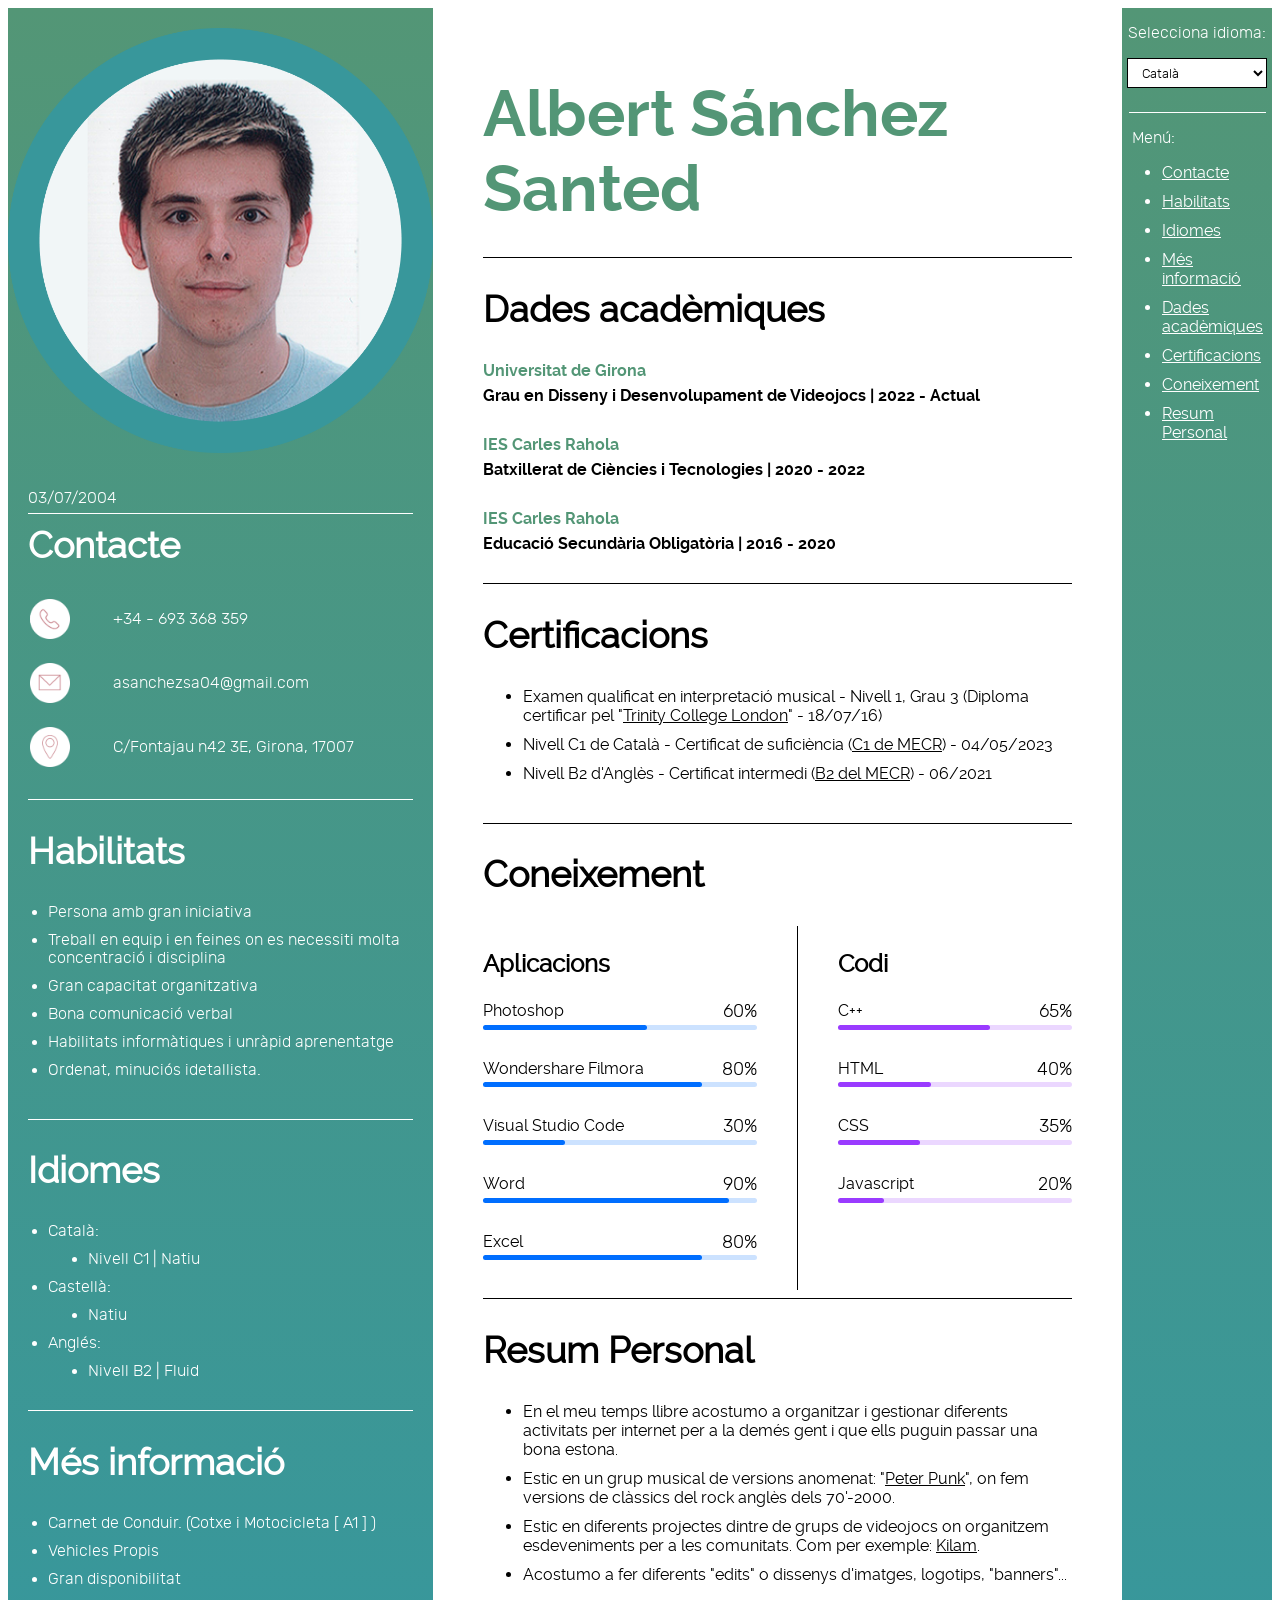
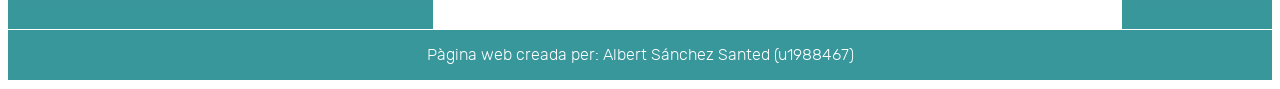
<file: index.html>
<!DOCTYPE html>
<html>
<head>
   <title>Cv Project</title>
   <link rel="stylesheet" type="text/css" href="Style.css">
</head>
<body>
<section id="curriculum">
   <nav id="infoIzq">
      <img src="imageCV.png"/>
      <p>03/07/2004</p>
      <div id="Data_Separador">
         <hr size="1px" color="white" width="90%"/>
      </div>
      <section id="Contacte">
         <h2>Contacte</h2>
         <table> 
            <tr>
               <th style="background-image: url('Telf.png')"> </th>
               <td tel:+34693368359>+34 - 693 368 359</td>
            </tr>
            <tr>
               <th style="background-image: url('Email.png')"> </th>
               <td><a href="mailto:asanchezsa04@gmail.com">asanchezsa04@gmail.com</a></td>
            </tr>
            <tr>
               <th style="background-image: url('Loc.png')"> </th>
               <td>C/Fontajau n42 3E, Girona, 17007</td>
            </tr>         
         </table>
      </section>
      <hr size="1px" color="white" width="90%"/>
      <section id="Hab">
         <h2>Habilitats</h2>
         <ul>
            <li>Persona amb gran iniciativa</li>
            <li>Treball en equip i en feines on es necessiti molta concentració i disciplina</li>
            <li>Gran capacitat organitzativa</li>
            <li>Bona comunicació verbal</li>
            <li>Habilitats informàtiques i unràpid aprenentatge</li>
            <li>Ordenat, minuciós idetallista.</li>
         </ul>
      </section>
      <hr size="1px" color="white" width="90%"/>
      <section id="Idi">
         <h2>Idiomes</h2>
         <ul>
            <li id="PreIdi">Català:
               <ul>
                  <li id="Nivell">Nivell C1 | Natiu</li>
               </ul>
            </li>
            <li id="PreIdi">Castellà:
               <ul>
                  <li id="Nivell">Natiu</li>
               </ul>
            </li>
            <li id="PreIdi">Anglés:
               <ul>
                  <li id="Nivell">Nivell B2 | Fluid</li>
               </ul>
            </li>
         </ul>
      </section>
      <hr size="1px" color="white" width="90%"/>
      <section id="MInfo">
         <h2>Més informació</h2>
         <ul>
            <li>Carnet de Conduir. (Cotxe i Motocicleta [ A1 ] )</li>
            <li>Vehicles Propis</li>
            <li>Gran disponibilitat</li>
         </ul>
      </section>
   </nav>
   <article id="infoDer">
      <h1>Albert Sánchez Santed</h1>
      <hr size="1px" color="black"/>
      <section id="DadesAc">
         <h2>Dades acadèmiques</h2>
         <p id="DAL"><a href="https://www.udg.edu/ca/" target="_blank">Universitat de Girona</a></p>
         <p id="DAI">Grau en Disseny i Desenvolupament de Videojocs | 2022 - Actual</p>
         <p id="DAL"><a href="https://agora.xtec.cat/iescarlesrahola/" target="_blank">IES Carles Rahola</a></p>
         <p id="DAI">Batxillerat de Ciències i Tecnologies | 2020 - 2022</p>
         <p id="DAL"><a href="https://agora.xtec.cat/iescarlesrahola/" target="_blank">IES Carles Rahola</a></p>
         <p id="DAI">Educació Secundària Obligatòria | 2016 - 2020</p>
      </section>
      <hr size="1px" color="black"/>
      <section id="Cert">
         <h2>Certificacions</h2>
         <ul>
            <li>Examen qualificat en interpretació musical - Nivell 1, Grau 3 (Diploma certificar pel "<a href="https://www.trinitycollege.com/qualifications/music/music-certificate-exams/guitar" target="_blank">Trinity College London</a>" - 18/07/16) </li>
            <li>Nivell C1 de Català - Certificat de suficiència (<a href="https://llengua.gencat.cat/ca/serveis/acreditacio_coneixements/certificats_de_catala/certificats_estructura_i_descripcio_proves/certificat_de_nivell_de_suficiencia_de_catala_c/" target="_blank">C1 de MECR</a>) - 04/05/2023</li>
            <li>Nivell B2 d'Anglès - Certificat intermedi (<a href="https://www.cambridgeenglish.org/es/exams-and-tests/cefr/" target="_blank">B2 del MECR</a>) - 06/2021</li>
         </ul>
      </section>
      <hr size="1px" color="black"/>
      <h2>Coneixement</h2>
      <section id="Con">
         <nav id="App">
            <h3>Aplicacions</h3>
            <div class="Barra">
               <div class="InfoB">
                  <span class="BTitol">Photoshop</span>
                  <span class="BValor">60%</span>
               </div>
               <div class="LiniaB">
                  <span class="BTotal" data-width="60%" style="width: 60%;"></span>
               </div> 
            </div>
            <div class="Barra">
               <div class="InfoB">
                  <span class="BTitol">Wondershare Filmora</span>
                  <span class="BValor">80%</span>
               </div>
               <div class="LiniaB">
                  <span class="BTotal" data-width="80%" style="width: 80%;"></span>
               </div> 
            </div>
            <div class="Barra">
               <div class="InfoB">
                  <span class="BTitol">Visual Studio Code</span>
                  <span class="BValor">30%</span>
               </div>
               <div class="LiniaB">
                  <span class="BTotal" data-width="30%" style="width: 30%;"></span>
               </div> 
            </div>
            <div class="Barra">
               <div class="InfoB">
                  <span class="BTitol">Word</span>
                  <span class="BValor">90%</span>
               </div>
               <div class="LiniaB">
                  <span class="BTotal" data-width="90%" style="width: 90%;"></span>
               </div> 
            </div>
            <div class="Barra">
               <div class="InfoB">
                  <span class="BTitol">Excel</span>
                  <span class="BValor">80%</span>
               </div>
               <div class="LiniaB">
                  <span class="BTotal" data-width="80%" style="width: 80%;"></span>
               </div> 
            </div>
         </nav>
         <article id="Codi">
            <h3>Codi</h3>
            <div class="Barra">
               <div class="InfoB">
                  <span class="BTitol">C++</span>
                  <span class="BValor">65%</span>
               </div>
               <div class="LiniaB2">
                  <span class="BTotal2" data-width="65%" style="width: 65%;"></span>
               </div> 
            </div>
            <div class="Barra">
               <div class="InfoB">
                  <span class="BTitol">HTML</span>
                  <span class="BValor">40%</span>
               </div>
               <div class="LiniaB2">
                  <span class="BTotal2" data-width="40%" style="width: 40%;"></span>
               </div> 
            </div>
            <div class="Barra">
               <div class="InfoB">
                  <span class="BTitol">CSS</span>
                  <span class="BValor">35%</span>
               </div>
               <div class="LiniaB2">
                  <span class="BTotal2" data-width="35%" style="width: 35%;"></span>
               </div> 
            </div>
            <div class="Barra">
               <div class="InfoB">
                  <span class="BTitol">Javascript</span>
                  <span class="BValor">20%</span>
               </div>
               <div class="LiniaB2">
                  <span class="BTotal2" data-width="20%" style="width: 20%;"></span>
               </div> 
            </div>
         </article>
      </section>
      <hr size="1px" color="black"/>
      <section id="ResPer">
         <h2>Resum Personal</h2>
         <ul>
            <li>En el meu temps llibre acostumo a organitzar i gestionar diferents activitats per internet per a la demés gent i que ells puguin passar una bona estona.</li>
            <li>Estic en un grup musical de versions anomenat: "<a href="https://www.instagram.com/peterpunk_22/" target="_blank">Peter Punk</a>", on fem versions de clàssics del rock anglès dels 70'-2000.</li>
            <li>Estic en diferents projectes dintre de grups de videojocs on organitzem esdeveniments per a les comunitats. Com per exemple: <a href="https://twitter.com/GrupoKILAM" target="_blank">Kilam</a>.</li>
            <li>Acostumo a fer diferents "edits" o dissenys d'imatges, logotips, "banners"...</li>
         </ul>
      </section>
   </article>
   <aside id="Menu">
      <p>Selecciona idioma:</p>
      <div id="SelectorIdioma">
         <select name="Idiomes" id="Idiomes" onchange="canvia_idioma()">
            <option value="Català">Català</option>
            <option value="Español">Español</option>
            <option value="English">English</option>
         </select>
         <script src="CvPro.js"></script>
      </div>
      <hr size="1px" color="white" width="90%"/>
      <div id="LlistaMenu">
         <p>Menú:</p>
         <ul>
            <li><a href="#Contacte">Contacte</a></li>
            <li><a href="#Hab">Habilitats</a></li>
            <li><a href="#Idi">Idiomes</a></li>
            <li><a href="#MInfo">Més informació</a></li>
            <li><a href="#DadesAc">Dades acadèmiques</a></li>
            <li><a href="#Cert">Certificacions</a></li>
            <li><a href="#Con">Coneixement</a></li>
            <li><a href="#ResPer">Resum Personal</a></li>
         </ul>
      </div>
   </aside>
</section>
<footer id="Footer">
   <p>Pàgina web creada per: Albert Sánchez Santed (u1988467)</p>
</footer>
</body>
</html>
</file>
<file: Style.css>
@font-face {
   font-family: 'ralewaybold';
   src: url('raleway-bold-webfont.woff2') format('woff2'),
        url('raleway-bold-webfont.woff') format('woff');
   font-weight: normal;
   font-style: normal;
}

@font-face {
   font-family: 'ralewayregular';
   src: url('raleway-regular-webfont.woff2') format('woff2'),
        url('raleway-regular-webfont.woff') format('woff');
   font-weight: normal;
   font-style: normal;
}

@font-face {
   font-family: 'rubiklight';
   src: url('rubik-light-webfont.woff2') format('woff2'),
        url('rubik-light-webfont.woff') format('woff');
   font-weight: normal;
   font-style: normal;
}

/* BASIC OPTIONS */

body{
   font-family: ralewayregular;
   font-size: 16px;
}

h1{ 
   font-size: 64px;
   font-family: ralewaybold;
   color: #539676;
   margin-bottom: 30px;
}

h2{
   font-size: 36px;
   font-family: ralewayregular;
   color: black;
}

h3{
   font-size: 24px;
   font-family: ralewayregular;
   color: black;
}

li{
   list-style:disc;
   margin-bottom: 10px;
}

ul{
   margin-bottom: 40px;
}

/* LEFT SIDE */

#Data_Separador hr{
   margin-top: -30px;
   margin-bottom: -20px;
}

#curriculum{
   display:flex;
   justify-content: space-between;
}

#infoIzq{
   flex-basis: 300px;
   flex-grow: 1;
   background: -webkit-linear-gradient(top,#539676,#38979B);
   color:white;
}

#infoIzq img{
   width: 425px;
   height: 425px;
   display: block;
   padding-top: 20px;
   margin: auto;
}

#infoIzq h2{
   color: white;
   padding-left: 20px;
}

#infoIzq p{
   font-family: rubiklight;
   color: white;
   padding: 20px;
}

#infoIzq table{
   width: 350px;
   font-family: rubiklight;
   padding-left: 20px;
   padding-top: -10px;
}

#infoIzq td{
   padding-bottom: 22px;
   padding-left: 40px;
   width: 300px;
}

#infoIzq th{
   background-size: 40px;
   background-repeat: no-repeat;
   width: 90px;
   height: 60px;
}

#infoIzq a{
   color:white;
   text-decoration: none;
}

#infoIzq li{
   font-family: rubiklight;
}

#Idi{
   margin-bottom: 60px;
}

#PreIdi{
   font-family: ralewaybold;
}

#Nivell{
   font-family: ralewayregular;
   margin-top: 10px;
   margin-bottom: -30px;
}

/* PRINCIPAL SECTION */

#infoDer{
   flex-basis: 650px;
   flex-grow: 3;
   padding: 5px 50px;
}

#DadesAc{
   font-family: ralewaybold;
   color:black;
}

#DAI{
   margin-bottom: 30px;
}

#DAL{
   color:#539676;
   margin-bottom: -10px;
}

#DAL a{
   color:#539676;
   text-decoration:none;
}

a{
   color:black;
}

/* LOWER SECTION (KNOWLAGE) */

#Con{
   display:flex;
   justify-content: space-between;
}

#Codi{
   flex-basis: 300px;
   flex-grow: 1;
   border: thin solid black;
   padding-left: 40px;
   border-top: white;
   border-right: white;
   border-bottom: white;
}

#App{
   flex-basis: 350px;
   flex-grow: 1;
   margin-right: 40px;
}

/* BARS */

.Barra{
   position: relative;
   padding-bottom: 30px;
}

.Barra .InfoB{
   font-size: 16px;
   line-height: 1.1;
   padding-right: 40px;
}

.Barra .BValor{
   font-size: 18px;
   font-family: rubiklight;
   position: absolute;
   right: 0;
   top: 0;
   display: block;
}

.Barra .BTitol{
   display: block;
   margin-bottom: 5px;
}

.Barra .BTotal{
   background-color:#006eff;
   width: 0;
   height: 100%;
   display: block;
   position: relative;
   z-index: 1;
   border-radius: 5px;
}

.Barra .LiniaB {
   height: 5px;
   position: relative; 
}

.Barra .LiniaB:after {
   background-color:#006eff;
   content: '';
   opacity: 0.2;
   position: absolute;
   left: 0;
   bottom: 0;
   width: 100%;
   height: 100%;
   z-index: 0;
   -webkit-border-radius: 5px;
   -moz-border-radius: 5px;
   border-radius: 5px; 
}

.Barra .BTotal2{
   background-color:#9a3bff;
   width: 0;
   height: 100%;
   display: block;
   position: relative;
   z-index: 1;
   border-radius: 5px;
}

.Barra .LiniaB2 {
   height: 5px;
   position: relative; 
}

.Barra .LiniaB2:after {
   background-color:#9a3bff;
   content: '';
   opacity: 0.2;
   position: absolute;
   left: 0;
   bottom: 0;
   width: 100%;
   height: 100%;
   z-index: 0;
   -webkit-border-radius: 5px;
   -moz-border-radius: 5px;
   border-radius: 5px; 
}

/* MANU AND LANGUAGE */

#Menu{
   flex-basis: 150px;
   background: -webkit-linear-gradient(top,#539676,#38979B);
}

#Menu p{
   font-family: rubiklight;
   text-align: center;
   color: white;
}

#Menu hr{
   margin-top: 70px;
}

#SelectorIdioma{
   margin-left: 5px;
   margin-right: 5px;
}

select{
   position: relative;
   padding-left: 10px;
   float:left;
   color: black;
   background-color: white;
   border: thin solid black;
   font-family: rubiklight;
   width: 140px;
   height: 30px;
}

#LlistaMenu p{
   text-align: left;
   margin-left: 10px;
}

#LlistaMenu li{
   color:white;
}

#LlistaMenu a{
   color:white;
}

/* FOOTER */

#Footer{
   margin-top: 0px;
   border: thin solid white;
   border-left: #38979B;
   border-right: #38979B;
   height: 50px;
   background-color: #38979B;
}

#Footer p{
   color:white;
   font-family: rubiklight;
   text-align: center;
}
</file>
